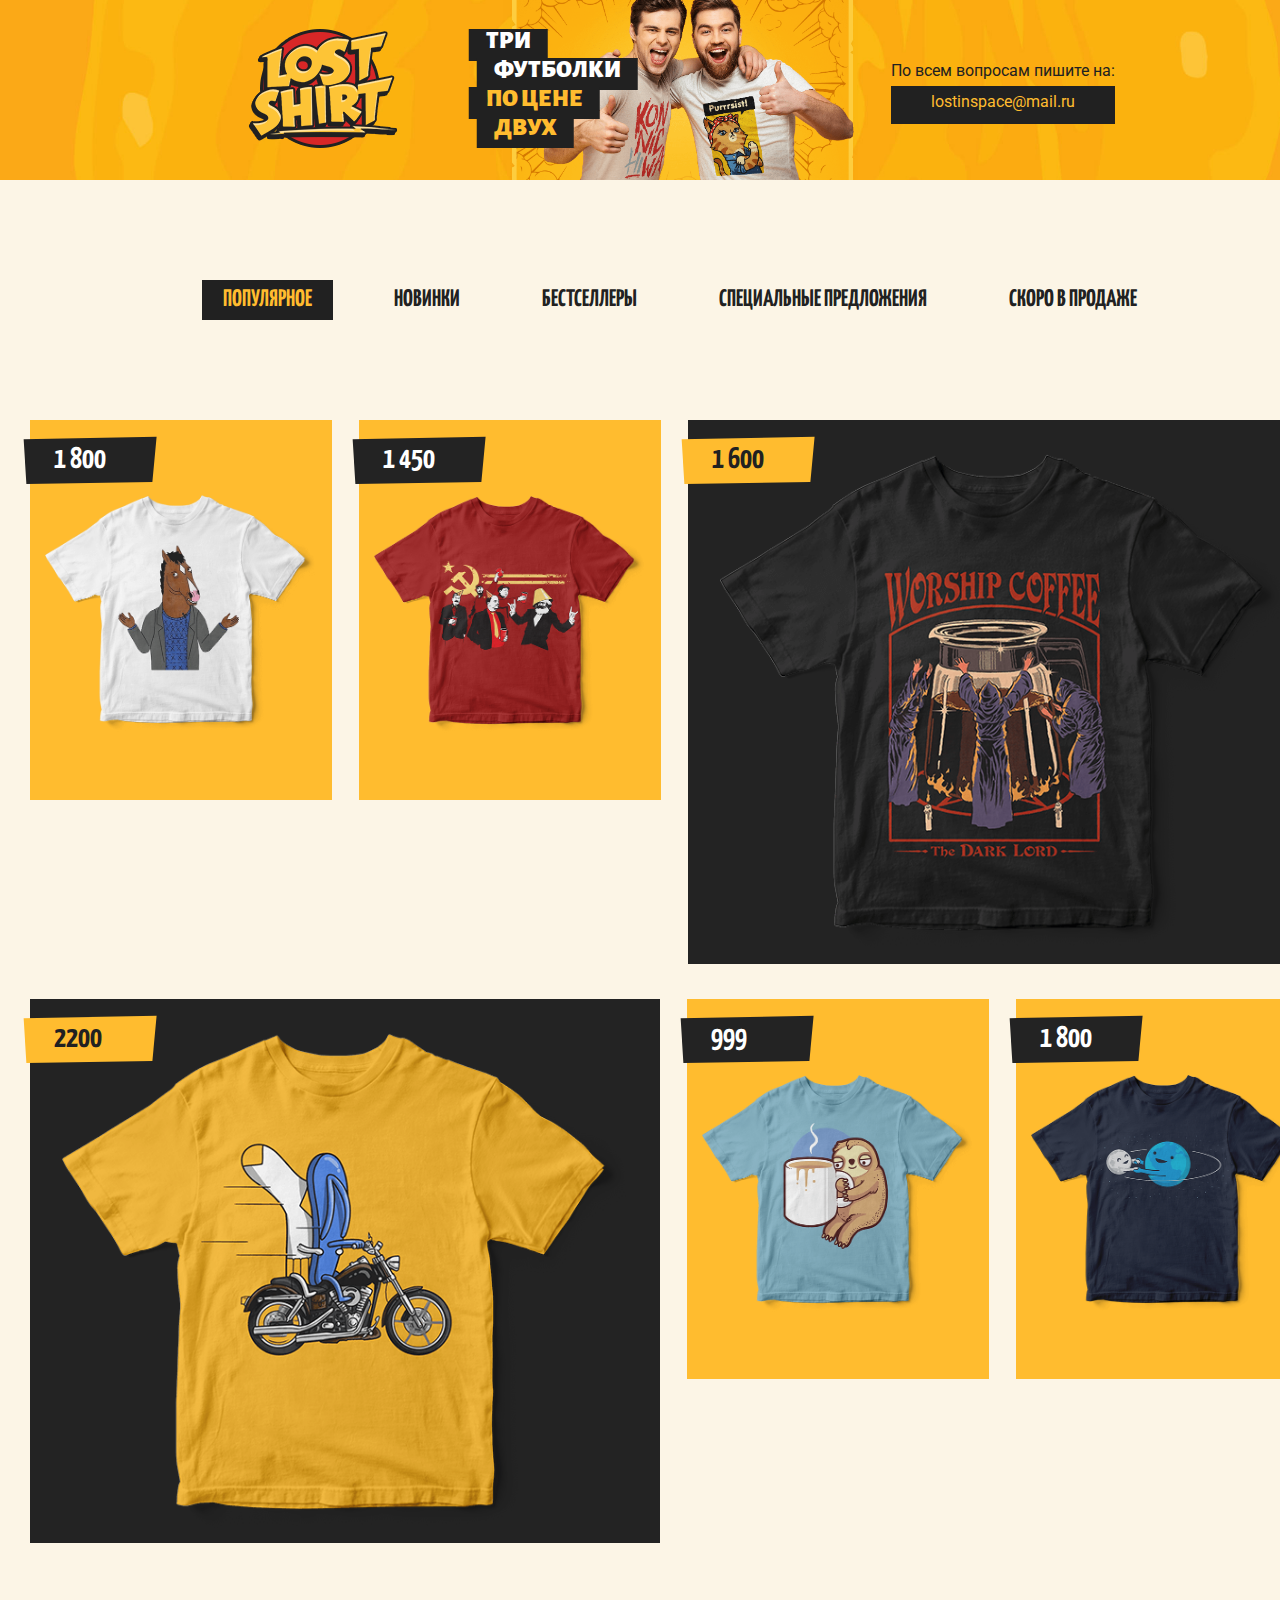
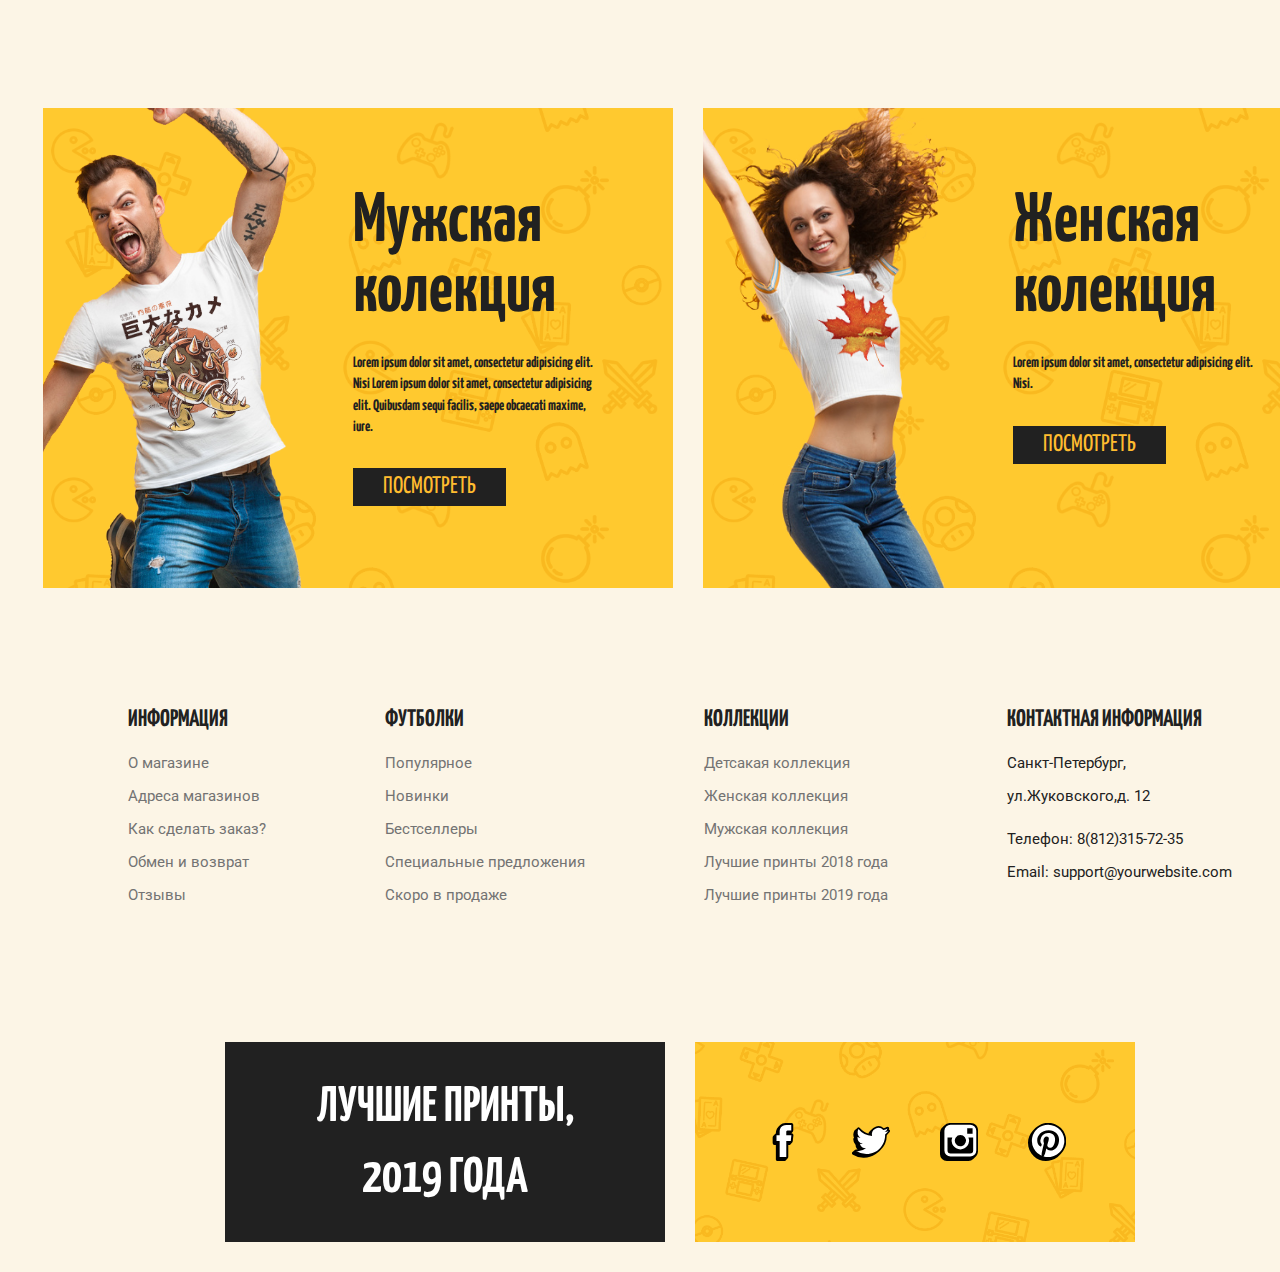
<file: product.html>
<!DOCTYPE html>
<html lang="en">
<head>
    <meta charset="UTF-8">
    <meta name="viewport" content="width=device-width, initial-scale=1.0">
    <title>This is about page</title>
    <link rel="stylesheet" href="https://necolas.github.io/normalize.css/8.0.1/normalize.css">
	<link href="https://fonts.googleapis.com/css2?family=Roboto:wght@400;700&display=swap" rel="stylesheet">
	<link href="https://fonts.googleapis.com/css?family=Yanone+Kaffeesatz:400,700&display=swap&subset=cyrillic" rel="stylesheet">
	<link rel="stylesheet" type="text/css" href="style_products.css">
</head>
<body>
    
<div class="wrapper">
    <section class="hero">
        <header class="header">
            <a href="" class="logo">
                <img src="./img/content/logos/logo-main.png" class="logo__pic" alt="lost shirt logo">
            </a>
            <a href="mailto:lostinspace@mail.ru" class="mail"> 
                <div class="mail__tittle"> По всем вопросам пишите на: </div>
                <div class="mail__content"> lostinspace@mail.ru </div>
            </a>
        </header>
        <ul class="fead-slider">
                <li class="fead-slider__item fead-slider__item--style-thirts fead-slider__item--visible">
                    <h1 class="lined-text lined-text__slide_1">
                        <div class="lined-text__word">три</div>
                        <div class="lined-text__word">Футболки</div>
                        <div class="lined-text__word lined-text__word--color--yellow">по цене</div>
                        <div class="lined-text__word lined-text__word--color--yellow">двух</div>
                    </h1>
                </li>
                <li class="fead-slider__item fead-slider__item--style-games ">
                    <h1 class="lined-text lined-text__slide_2">
                        <div class="lined-text__word lined-text__word">любимые игры</div>
                        <div class="lined-text__word lined-text__word--color--yellow">на лучшых футболках</div>
                    </h1>
                </li>
                <li class="fead-slider__item fead-slider__item--style-presents">
                    <h1 class="lined-text lined-text__slide_3">
                        <div class="lined-text__word ">подарки</div>
                        <div class="lined-text__word lined-text__word--color--yellow lined-text__word--size">для любимых </div>
                    </h1>
                </li>
        </ul>
    </section>
    

    
    <section class="products">
        <div class="container">
            <ul class="filter">
                <li class="filter__item filter__item--active">
                    <a href="#" data-filter="popular" class="filter__link ">Популярное
                    </a>
                <li class="filter__item">
                    <a href="#" data-filter="new" class="filter__link">новинки
                    </a>
                </li>
                <li class="filter__item">
                    <a href="#" data-filter="bestsellers" class="filter__link" >Бестселлеры
                    </a>
                </li>
                <li class="filter__item">
                    <a href="#" data-filter="specials" class="filter__link ">Специальные предложения
                    </a>
                </li>
                <li class="filter__item">
                    <a a href="#" data-filter="soon" class="filter__link ">Скоро в продаже
                    </a>
                </li>
            </ul>
            <ul class="products__list">
                <li class="products__item new bestsellers">
                    <div class="products__price">
                        <div class="product__prise-amount">
                            1 800
                        </div>
                    </div>
                    <div class="products__content">
                        <img src="./img/tshirts/tshirt_01.png" alt="" class="products__img">
                        <div class="products__desc">
                            <div class="products__desk-text">
                                Lorem ipsum dolor sit amet.
                            </div>
                            <a href="./product.html" class="btn">По подробнее</a>
                        </div>
                    </div>
                </li>
                <li class="products__item new specials soon">
                    <div class="products__price">
                        <div class="product__prise-amount">
                            1 450
                        </div>
                    </div>
                    <div class="products__content">
                        <img src="./img/tshirts/tshirt_06.png" alt="" class="products__img">
                        <div class="products__desc">
                            <div class="products__desk-text">
                                Lorem ipsum dolor sit amet.
                            </div>
                            <a href="" class="btn">Подробнее</a>
                        </div>
                    </div>
                </li>
                <li class="products__item products__item--color-black products__item--size-double new specials soon">
                    <div class="products__price">
                        <div class="product__prise-amount">
                            1 600
                        </div>
                    </div>
                    <div class="products__content">
                        <img src="./img/tshirts/tshirt_02.png" alt="" class="products__img">
                        <div class="products__desc">
                            <div class="products__desk-text">
                                Lorem ipsum dolor sit amet.
                            </div>
                            <a href="" class="btn">Подробнее</a>
                        </div>
                    </div>
                </li>
                <li class="products__item products__item--color-black products__item--size-double new bestsellers popular">
                    <div class="products__price">
                        <div class="product__prise-amount">
                            2200
                        </div>
                    </div>
                    <div class="products__content">
                        <img src="./img/tshirts/tshirt_03.png" alt="" class="products__img">
                        <div class="products__desc">
                            <div class="products__desk-text">
                                Lorem ipsum dolor sit amet.
                            </div>
                            <a href="" class="btn">Подробнее</a>
                        </div>
                    </div>
                </li>
                <li class="products__item new popular">
                    <div class="products__price">
                        <div class="product__prise-amount">
                            999
                        </div>
                    </div>
                    <div class="products__content">
                        <img src="./img/tshirts/tshirt_04.png" alt="" class="products__img">
                        <div class="products__desc">
                            <div class="products__desk-text">
                                Lorem ipsum dolor sit amet.
                            </div>
                            <a href="" class="btn">Подробнее</a>
                        </div>
                    </div>
                </li>
                <li class="products__item new soon">
                    <div class="products__price">
                        <div class="product__prise-amount">
                            1 800
                        </div>
                    </div>
                    <div class="products__content">
                        <img src="./img/tshirts/tshirt_05.png" alt="" class="products__img">
                        <div class="products__desc">
                            <div class="products__desk-text">
                                Lorem ipsum dolor sit amet.
                            </div>
                            <a href="" class="btn">Подробнее</a>
                        </div>
                    </div>
                </li>
    
            </ul>
        </div>
    </section>




    <section class="lookbook">
        <a href="#" class="lookbook__link">
            <div class="lookbook__img">
                <img src="./img/collections/collection_man.png" alt="" class="lookbook__image__man">
                <div class="lookbook__title__position">
                    <h2 class="lookbook__tittle">		Мужская колекция		</h2>
                    <div class="lookbook__text">
                    Lorem ipsum dolor sit amet, consectetur adipisicing elit. Nisi Lorem ipsum dolor sit amet, consectetur adipisicing elit. Quibusdam sequi facilis, saepe obcaecati maxime, iure.
                    </div>
                    <div class="lookbook__btn">	ПОСМОТРЕТЬ	</div>
                </div>
            </div>
        </a>
        <a href="#" class="lookbook__link">
            <div class="lookbook__img">
                <img src="./img/collections/collection_woman.png" alt="" class="lookbook__image__women">
                <div class="lookbook__title__position">
                    <h2 class="lookbook__tittle">	Женская колекция </h2>
                    <div class="lookbook__text">
                    Lorem ipsum dolor sit amet, consectetur adipisicing elit. Nisi.
                    </div>
                    <div class="lookbook__btn">	ПОСМОТРЕТЬ	</div>
                </div>
            </div>
        </a>
    </section>
    
    <footer class="footer">
        <div class="footer_container">
            <div class="links">
                <ul class="links__list">
                    <li class="links__title">Информация<a href=""></a>	</li>
                    <li><a href="" class="list__text">О магазине</a></li>
                    <li><a href="" class="list__text">Адреса магазинов</a></li>
                    <li><a href="" class="list__text">Как сделать заказ?</a></li>
                    <li><a href="" class="list__text">Обмен и возврат</a></li>
                    <li><a href="" class="list__text">Отзывы</a></li>
                </ul>
                <ul class="links__list">
                    <li class="links__title">Футболки<a href=""></a></li>
                    <li><a href="" class="list__text">Популярное</a></li>
                    <li><a href="" class="list__text">Новинки</a></li>
                    <li><a href="" class="list__text">Бестселлеры</a></li>
                    <li><a href="" class="list__text">Специальные предложения</a></li>
                    <li><a href="" class="list__text">Скоро в продаже</a></li>
                </ul>
                <ul class="links__list">
                    <li class="links__title">Коллекции<a href=""></a></li>
                    <li><a href="" class="list__text">Детсакая коллекция</a></li>
                    <li><a href="" class="list__text">Женская коллекция</a></li>
                    <li><a href="" class="list__text">Мужская коллекция</a></li>
                    <li><a href="" class="list__text">Лучшие принты 2018 года</a></li>
                    <li><a href="" class="list__text">Лучшие принты 2019 года</a></li>
                </ul>
                <div class="links__list">
                    <div class="links__title">
                        Контактная Информация
                    </div>
                    <div class="links__contacts">
                        Санкт-Петербург, <br>
                        ул.Жуковского,д. 12
                    </div>
                    <div class="links__contacts">
                    Телефон: 8(812)315-72-35 <br>
                    Email: support@yourwebsite.com
                    </div>
                </div>
            </div>
        </div>
        <div class="banners">
            <a href="#" class="banner_best">
                <div class="banner_best--text-position">
                    Лучшие принты, <br>
                    2019 года
                </div>
            </a>
            <div class="banner_share">
                <ul class="socials">
                    <li class="social__item"><a href="#" class="social__link">
                            <svg  class="social__icon">
                                <use xlink:href="./img/icons-sprite.svg#fb" />
                            </svg>
                        </a></li>
                    <li class="social__item"><a href="#" class="social__link">
                            <svg class="social__icon">
                                <use xlink:href="./img/icons-sprite.svg#twitter" />
                            </svg>
                        </a></li>
                    <li class="social__item"><a href="#" class="social__link">
                            <svg class="social__icon">
                                <use xlink:href="./img/icons-sprite.svg#insta"/>
                            </svg>
                        </a></li>
                    <li class="social__item"><a href="#" class="social__link">
                            <svg class="social__icon">
                                <use xlink:href="./img/icons-sprite.svg#pin" />
                            </svg>
                        </a></li>
                </ul>
                    
            </div>
        </div>
    </footer>
    </div>




    
</body>

<script src="./scripts/fade-slider.js"></script>
<script src="./scripts/sidebar_menu.js"> </script>
<script src="./scripts/filter.js"></script>

</html>
</file>
<file: style_products.css>
@font-face {
    font-family: 'alegreya';
    src: url(./fonts/subset-AlegreyaSansSC-Black.woff) format('woff'),
   	url(./fonts/subset-AlegreyaSansSC-Black.woff) format('woff2');
    font-weight: normal;
    font-style: normal;
}

*{
	margin:0;
	padding: 0;
}

:root{
	--yellow:#ffbc2f;
	--red:#d82727;
	--black: #212121;
	--titlefont_yanone:'Yanone Kaffeesatz', Arial, sans-serif;
}
body{
	font: 16px / 1.42 'Roboto', Arial, sans-serif;
	-webkit-font-smoothing: antialiased;
	-moz-osx-font-smoothing: grayscale;
	color:var(--black);
	background-color: #fcf5e6;
}
.wrapper{
	overflow: hidden;
	min-width: 1360px;
}

.hero{
	background-image: url('./img/bg/hero.jpg');
	background-position: center center;
	background-size: cover;
	background-repeat: no-repeat;
	width: auto;
	height:180px;
	align-items: center;
	position: relative;
	overflow: hidden;
}
header{
	width: 100%;
	margin: 0 auto;
	padding-top: 27px;
	display: flex;
	justify-content: space-around;
	align-items: center;
}

.logo__pic{
	width: 150;
	height: 140;
}

.mail{

	text-decoration: none;
	text-align: center;
	float: right;
	display: block;

	color:inherit;
}
.mail__tittle{
	margin-bottom: 3px;
}

.mail__content{
	padding-top: 5px;
	padding-bottom: 10px;
	background-color: var(--black);
	color:var(--yellow);

}

.fead-slider{
	position: absolute;
	top	: -10%;
	left: 0;
	height: 120%;
    width: 100%;

}

.fead-slider__item{
	background: center center / contain no-repeat;
	height: 100%;
	width: 100%;
	height: 100%;
	opacity: 0;
	transition: opacity  .3s;
}

.fead-slider__item--visible{
	opacity: 1;
}


.fead-slider__item--style-thirts{
	background-image: url('./img/content/hero/slider_pic_1.png');
}

.fead-slider__item--style-games{
	background-image: url('./img/content/hero/slider_pic_2.png');
}

.fead-slider__item--style-presents{
	background-image: url('./img/content/hero/slider_pic_3.png');
}



.lined-text{
	font-family: 'alegreya', Arial, sans-serif;
	color: white;
	font-size: 24px;
	text-transform: uppercase;
	line-height: 1;
	display: flex;
	flex-direction: column;
	align-items: flex-start;

}

.lined-text__slide_1{
	position: absolute;
	top: 50%;
	left: 50%;	
	transform: translate(-125%,-50%);	
	white-space: nowrap;
}

.lined-text__slide_2{
	font-size: 24px;
   position: absolute;
   bottom: 0;
   left: 40%;
  
   white-space: nowrap;
   display: flex;
   align-items: center;
}

.lined-text__slide_3{
	position: absolute;
	top: 50%;
	left: 35%;	
	white-space: nowrap;
	display: flex;
   align-items: center;
}

.lined-text__word--size{
	font-size: 24px;
}


.lined-text__word{
	background-color: var(--black);
	padding: 0 17px 8px;
	margin-top: -3px;

}
.lined-text__word--color--yellow{
	color:var(--yellow);
}

.lined-text__word:nth-child(2n){
margin-left: 8px;
}



ul{
	margin: 0;
	padding: 0;
}
ul>li{
	list-style: none;
}

.filter{
	display: -webkit-flex;
	display: -moz-flex;
	display: -ms-flex;
	display: -o-flex;
	display: flex;
	align-items: center;
	justify-content: center;
	margin: 100px;
}

.filter__link{
	padding: 3px 21px;
	font-size: 24px;
	font-family: var(--titlefont_yanone);
	font-weight: bold;
	text-transform: uppercase;
	color: var(--black);
	display: inline-block;
	text-decoration: none;
}


.filter__item{
	margin-right: 40px;
}

.filter__item:last-child{
	margin-right: 0;
}

.filter__link:hover{
	color: var(--red);
}

.filter__item--active .filter__link{
	color: var(--yellow);
	background-color:  var(--black);
}

.container{
	margin: 0 auto;
	width: 1300px;
}

.products__list{
	display: flex;
	flex-wrap: wrap;
	margin-left: -27px;

}

.products__item{
	width: 302px;
	height: 380px;
	background-color:  var(--yellow);
	margin-bottom: 35px;
	margin-left: 27px;
	position: relative;
}

.products__content{
	height: 100%;
	display: flex;
	align-items: center;
	justify-content: center;
	position: relative;
	overflow: hidden;
}

.products__desc{
	position: absolute;
	bottom: 0;
	left: 0;
	right: 0;
	padding: 23px 30px;
	background: rgba(35,35,35,0.8);
	color: white;
	font-size: 15px;
	display: -webkit-flex;
	display: -moz-flex;
	display: -ms-flex;
	display: -o-flex;
	display: flex;
	flex-direction: column;
	align-items: center;
	transform: translateY(100%);
	transition: transform .3s;
}
.products__img{
	display: block;
	max-width: 90%;
	max-height: 100%;
}
.btn{
	text-transform: uppercase;
	font-family: var(--titlefont_yanone);
	font-size: 24px;
	padding: 2px 30px;
	background: var(--black);
	color: var(--yellow);
	display: inline-block;
	text-decoration: none;
}

.products__desk-text{
	text-align: center;
	margin-bottom: 18px;
}

.products__item:hover .products__desc{
	transform: translateY(0%);
}

.btn:hover{
	color: white;
	background: var(--red);
}

.products__item--color-black {
	background: #232323;
}
.products__item--size-double{
	width: 630px;
	height: 544px;
}

.products__price{
	position: absolute;
	top: 18px;
	left: -6px;
	width: 126px;
	border-bottom: 45px solid #232323;
	border-left:  5px solid transparent;
	border-right: 2px solid transparent;

	transform: rotate(-181deg);

}

.product__prise-amount{
	transform: rotate(181deg);
	font-size: 30px;
	font-weight: bold;
	font-family: var(--titlefont_yanone);
	color: #fff;
	position: absolute;
	top: 2px;
	right: 28px;
}

.products__item--color-black .products__price {
	border-bottom-color: var(--yellow)
}

.products__item--color-black .product__prise-amount {
	color: var(--black)
}

.lookbook{
	display: flex;
   flex:1;
   justify-content: center;
   margin-left: 15px;
   margin-top: 130px;
}

.lookbook__link{
	width: 630px;
	height: 480px;
	margin-right: 30px;
	display: inline-block;
	overflow: hidden;
	position: relative;

	background-image: url(./img/bg/pattern.png);
	background-size: contain;
}
.lookbook__link:last-child{
	margin-right: 0px;
}

.lookbook__image__man{
	display: block;
	max-width: 60%;
   max-height: 200%;
   position: absolute;
   top: -50px;
   left: -100px;
}

.lookbook__image__women{
	display: block;
	max-width: 65%;
   max-height: 200%;
   position: absolute;
   top: -100px;
   left: -100px;
}

.lookbook__title__position{
	position: absolute;
   width: 250px;
   right: 70px;
   top: 80px;
}

.lookbook__tittle{
	font-family: var(--titlefont_yanone);
	font-size: 70px;
	font-weight: bold;
	color:var(--black);
	line-height: 1;
}

.lookbook__text{
	font-family: var(--titlefont_yanone);
	font-size: 15px;
	margin-top: 25px;
	font-weight: bold;
	color:var(--black);
}

.lookbook__btn{
	text-transform: uppercase;
	font-family: var(--titlefont_yanone);
	font-size: 24px;
	padding: 2px 30px;
	background: var(--black);
	color: var(--yellow);
	display: inline-block;
	text-decoration: none;
	margin-top: 30px;
}


.lookbook__link:hover .lookbook__btn{
	color: white;
	background: var(--red);
}

.footer_container{
	margin: 0 auto;
	width: 1105px;
}

.footer{
	margin-top: 115px;
}

.links{
	display: flex;
	justify-content: space-between;
}

.links__list{
	display: block;
}

.links__title{
	font-family: var(--titlefont_yanone);
	font-size: 24px;
	font-weight: bold;
	color:var(--black);
	text-transform: uppercase;
	margin-bottom: 10px;
}

.list__text{
	font: 15px / 1.42 'Roboto', Arial, sans-serif;
	color: #737373;
	text-decoration: none;
	margin-top: 10px;
	line-height: 2.2;
}

.links__contacts{
	font: 15px / 1.42 'Roboto', Arial, sans-serif;
	color: var(--black);
	text-decoration: none;
	margin-top: 10px;
	line-height: 2.2;
}

.list__text:hover{
	color: var(--red);
}

.banners{
	display: flex;
   flex:1;
   justify-content: center;

   margin-top: 130px;
   margin-bottom: 30px;
}

.banner_best{
	min-width: 440px;
	height: 200px;
	background-color: var(--black);
	color: #fff;
 	margin-right: 30px;
 	font-family: var(--titlefont_yanone);
	font-size: 50px;
	font-weight: bold;
	position: relative;
	text-transform: uppercase;
	text-decoration: none;
}

.banner_best--text-position{
	position: absolute;
   top: 15%;
   width: 100%;
   text-align: center;
}

.banner_share{
	min-width: 440px;
	height: 200px;
	background: url(./img/bg/pattern.png) center center /500px;
	display: -webkit-flex;
	display: -moz-flex;
	display: -ms-flex;
	display: -o-flex;
	display: flex;
	align-items: center;
	justify-content: center;
}

.socials{
	display: flex;

}
.social__item{
margin-right: 50px;
}
.social__item:last-child{
margin-right: 0px;
}

.social__link{
	width: 38px;
	height: 38px;
	display: block;
}

.social__link:hover .social__icon{
fill: var(--red);
}

.social__icon{
	width: 100%;
	height: 100%;
}
</file>
